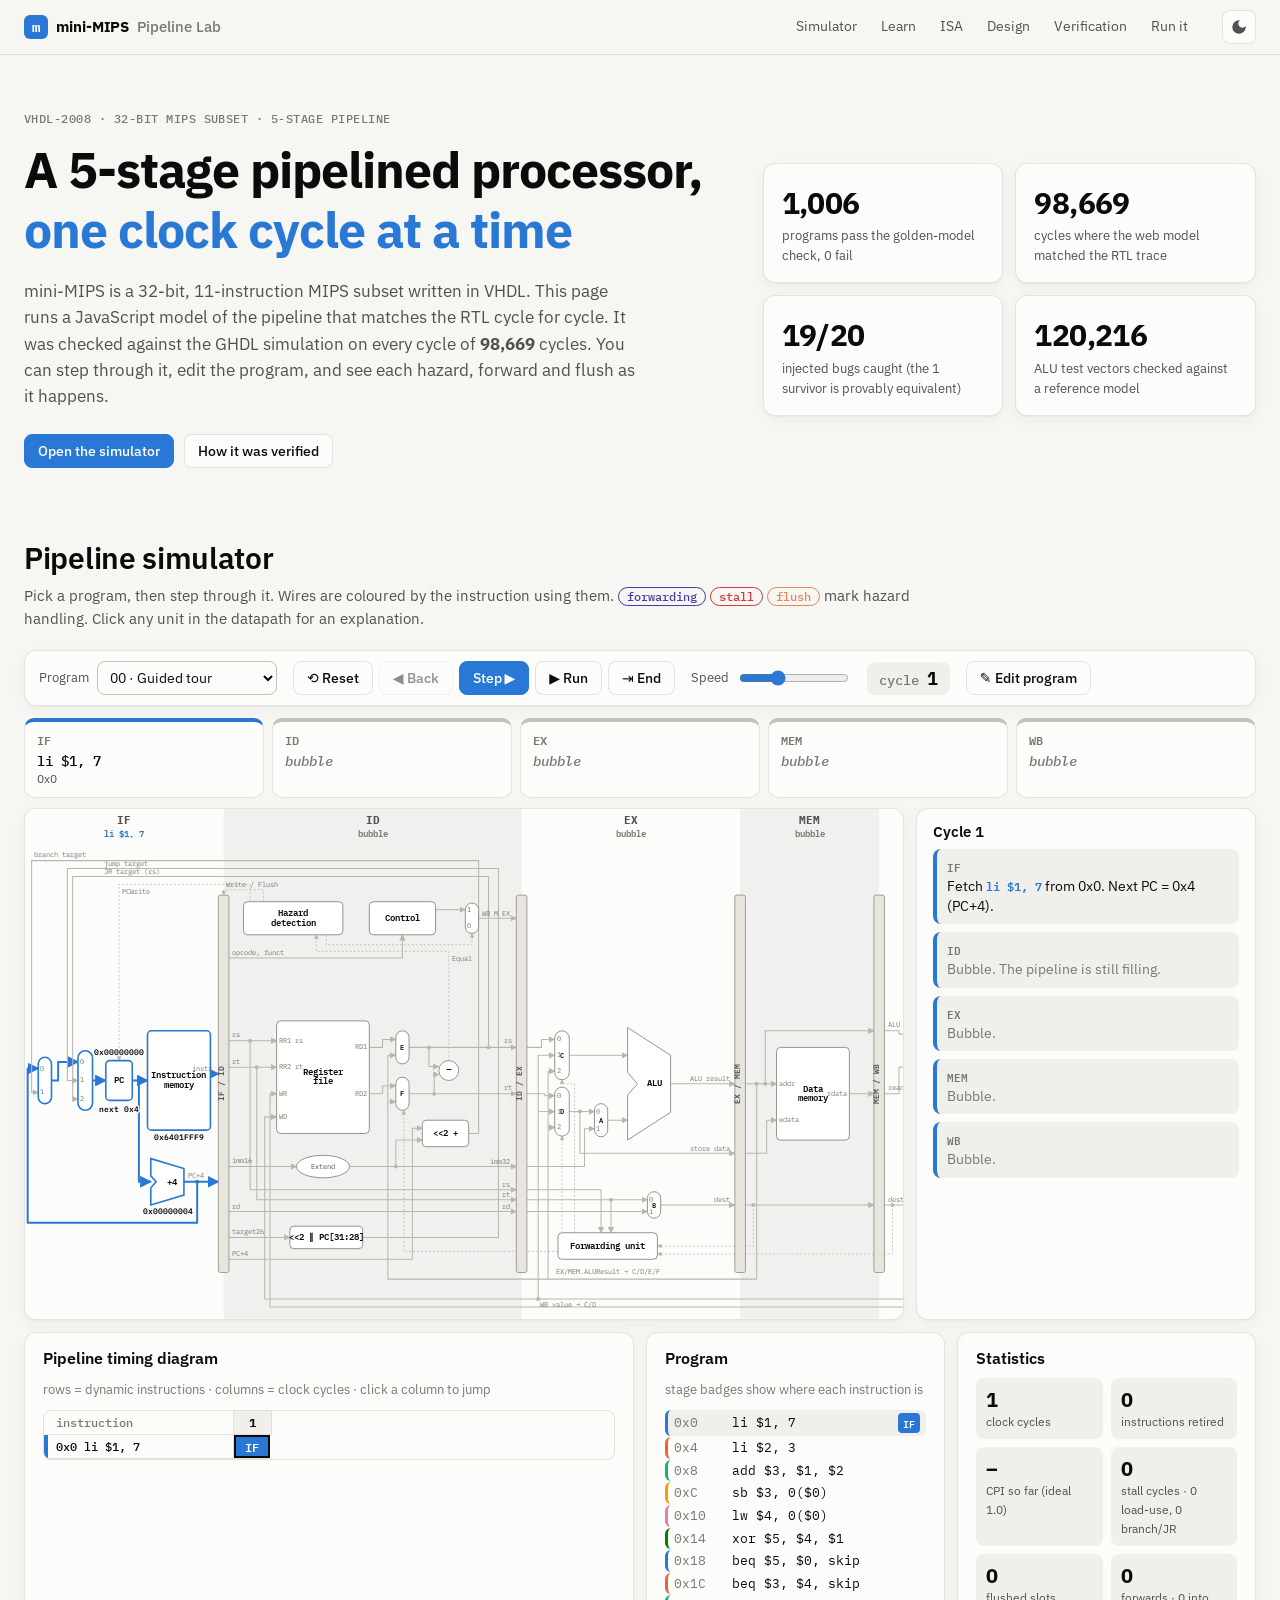
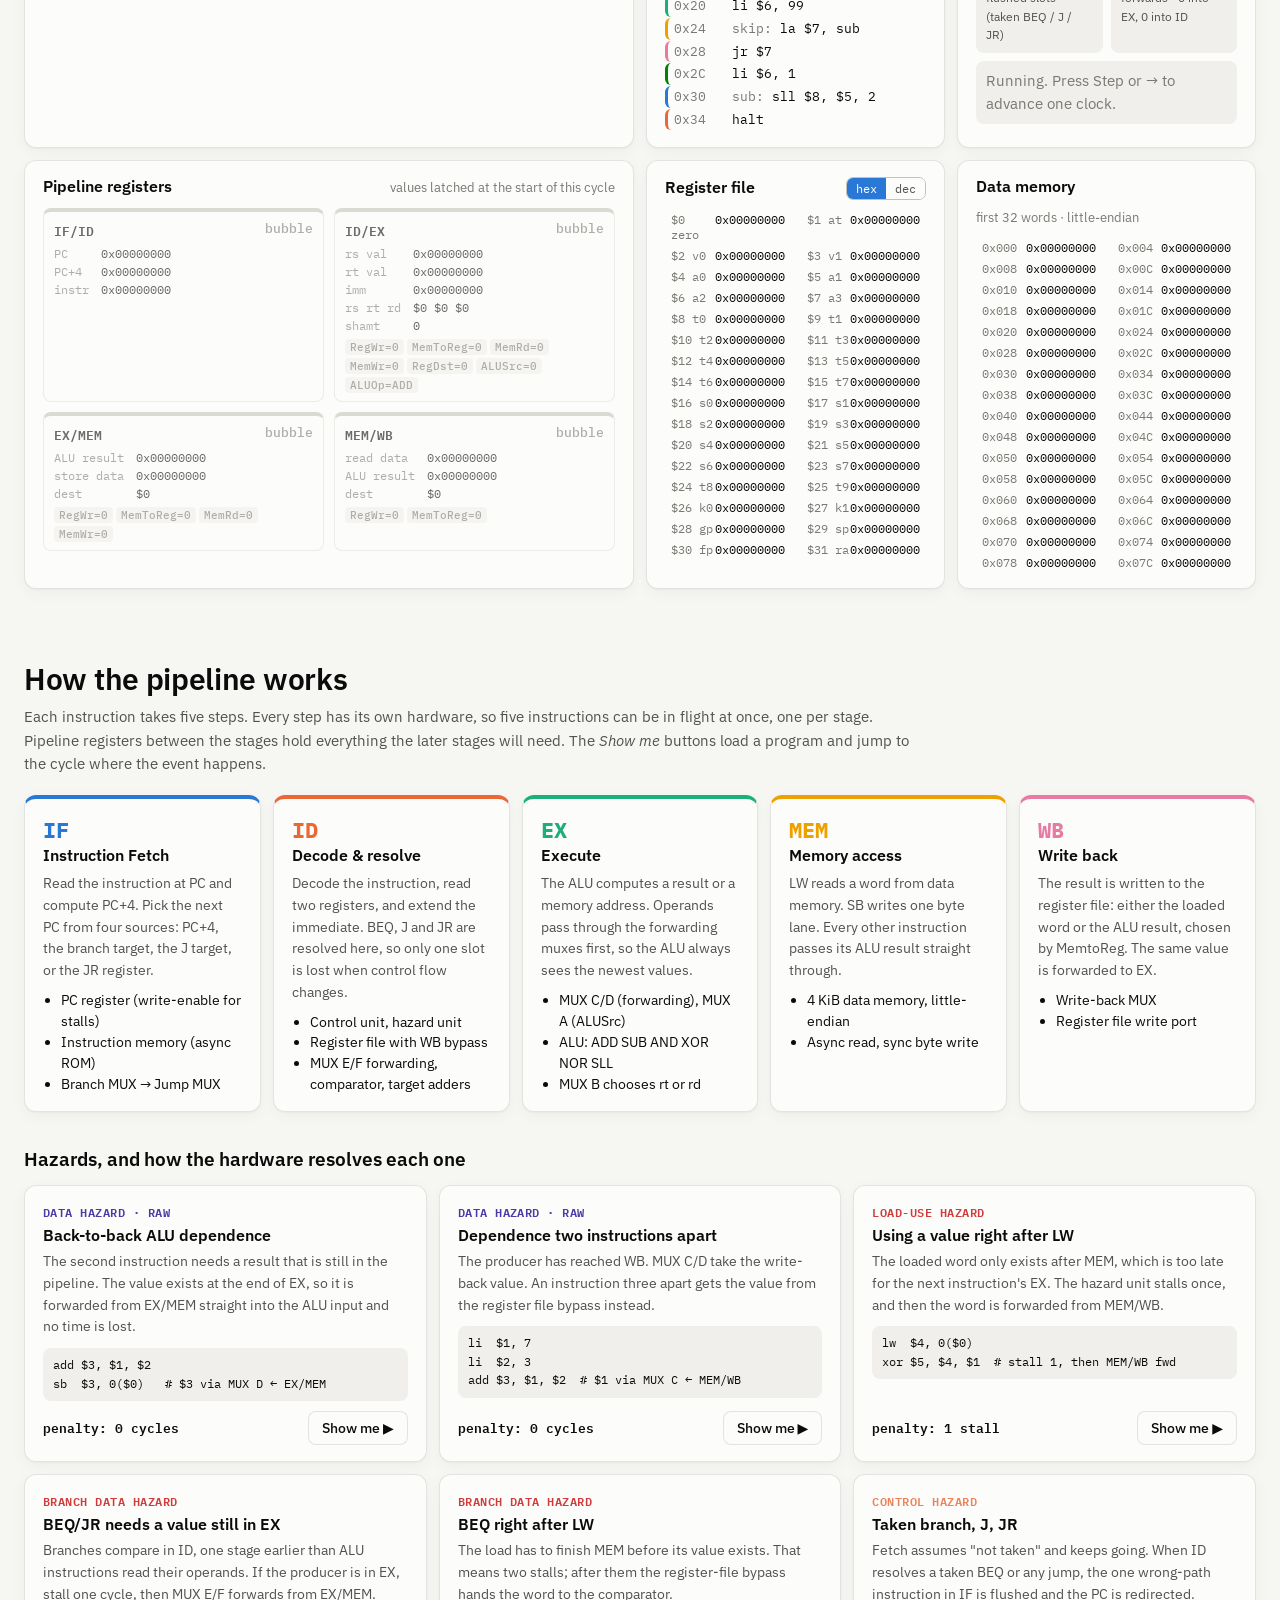
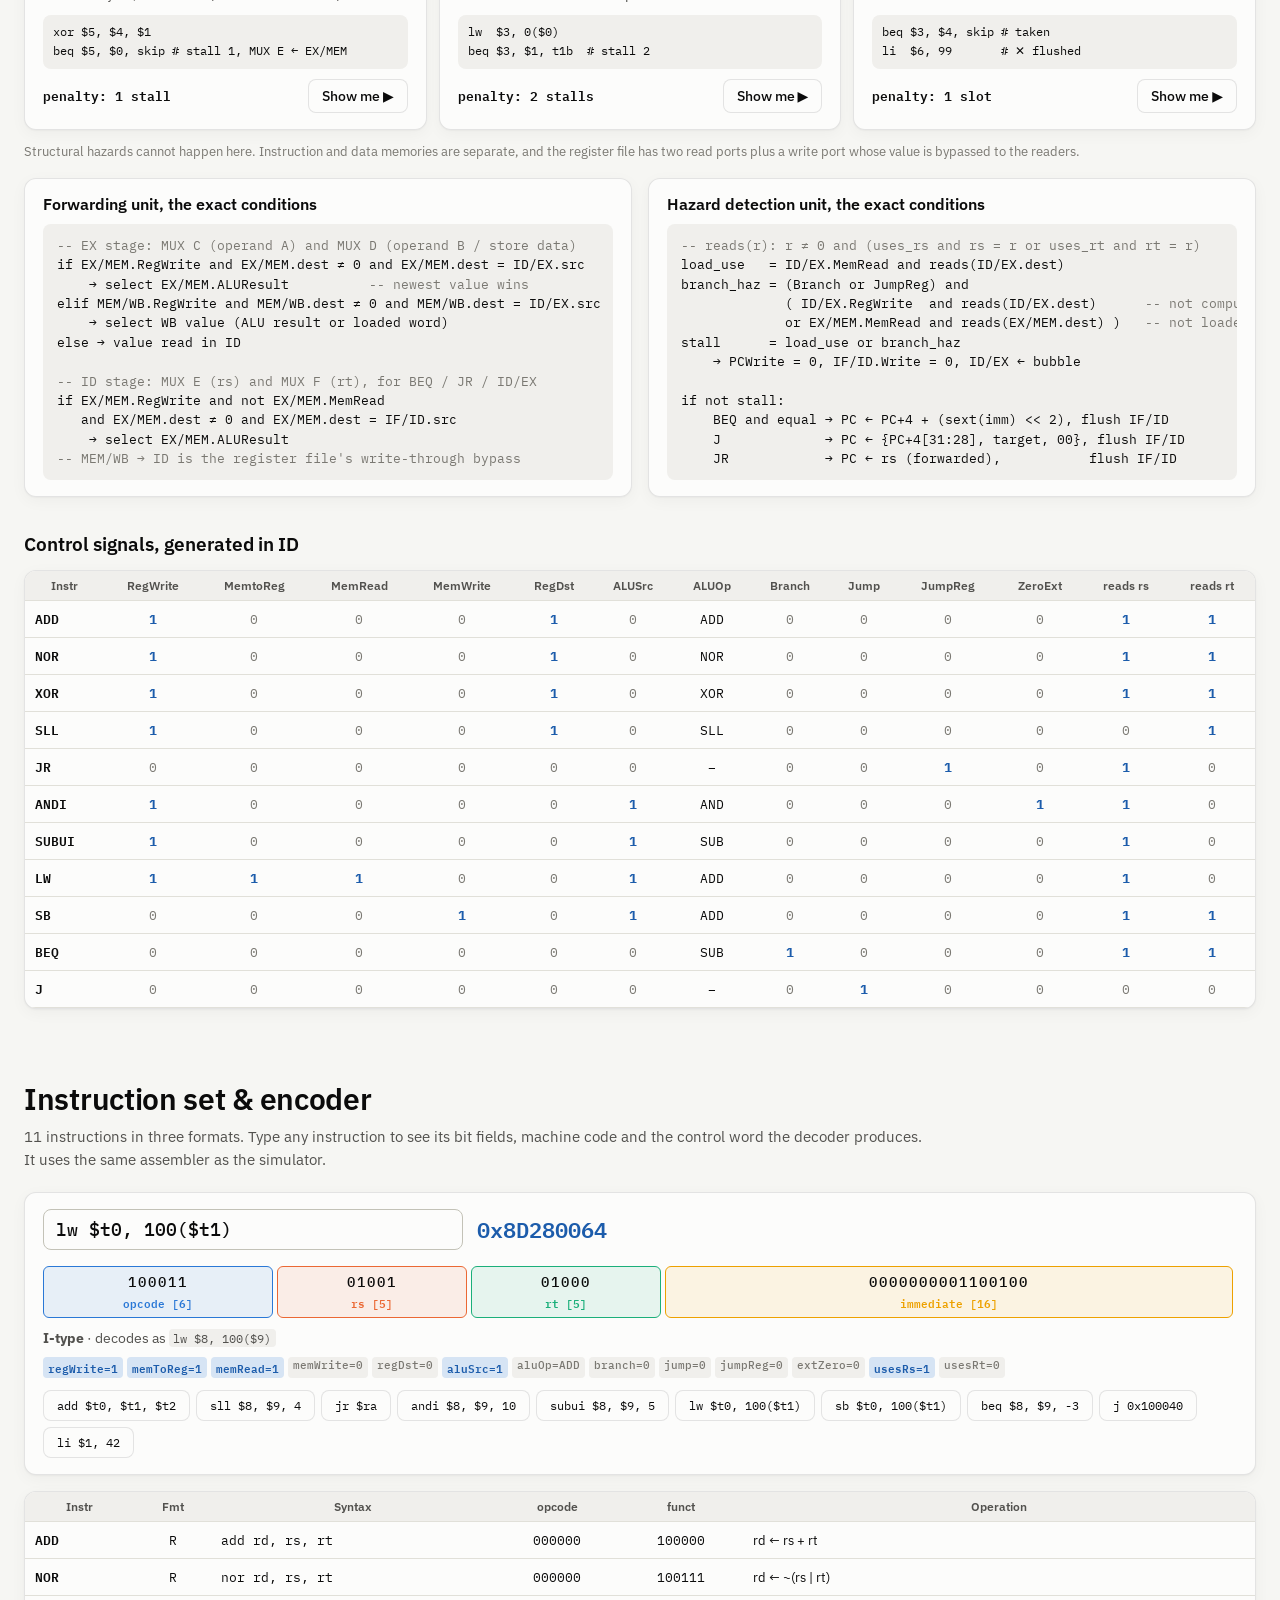
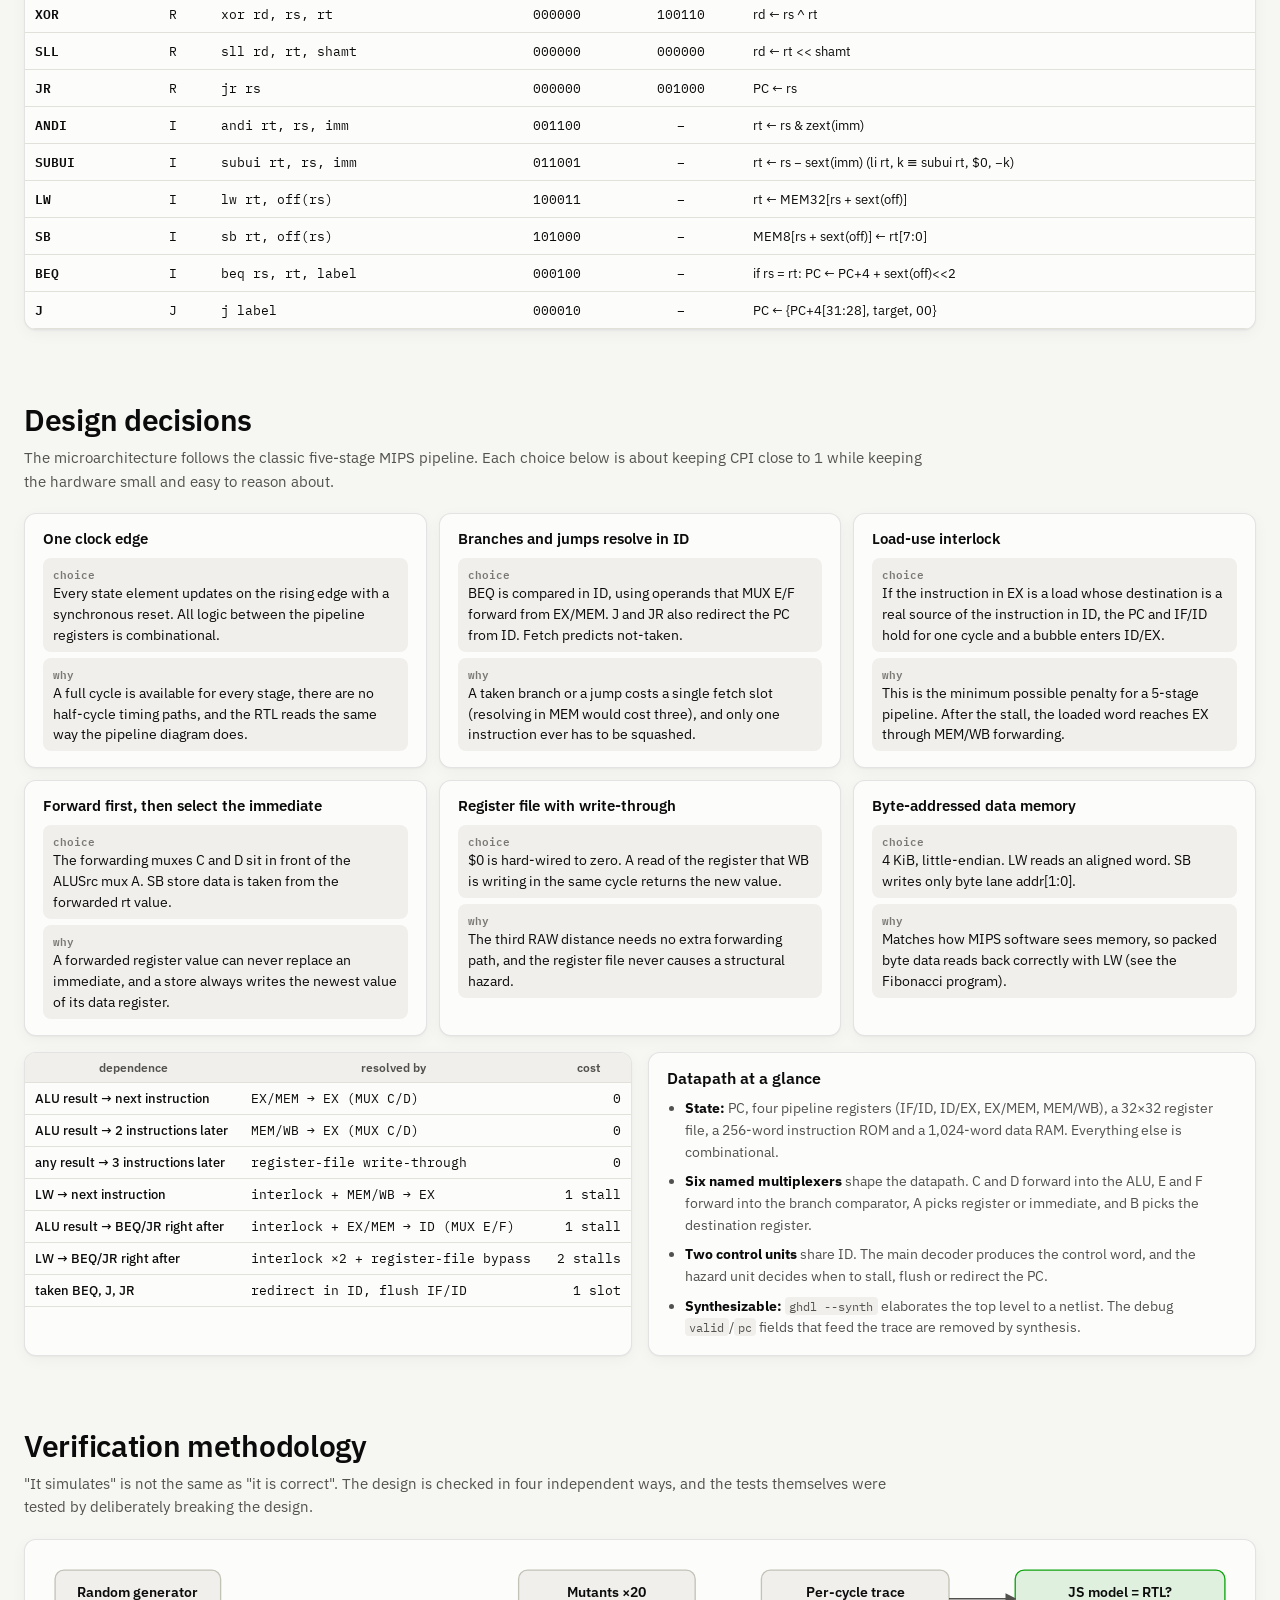
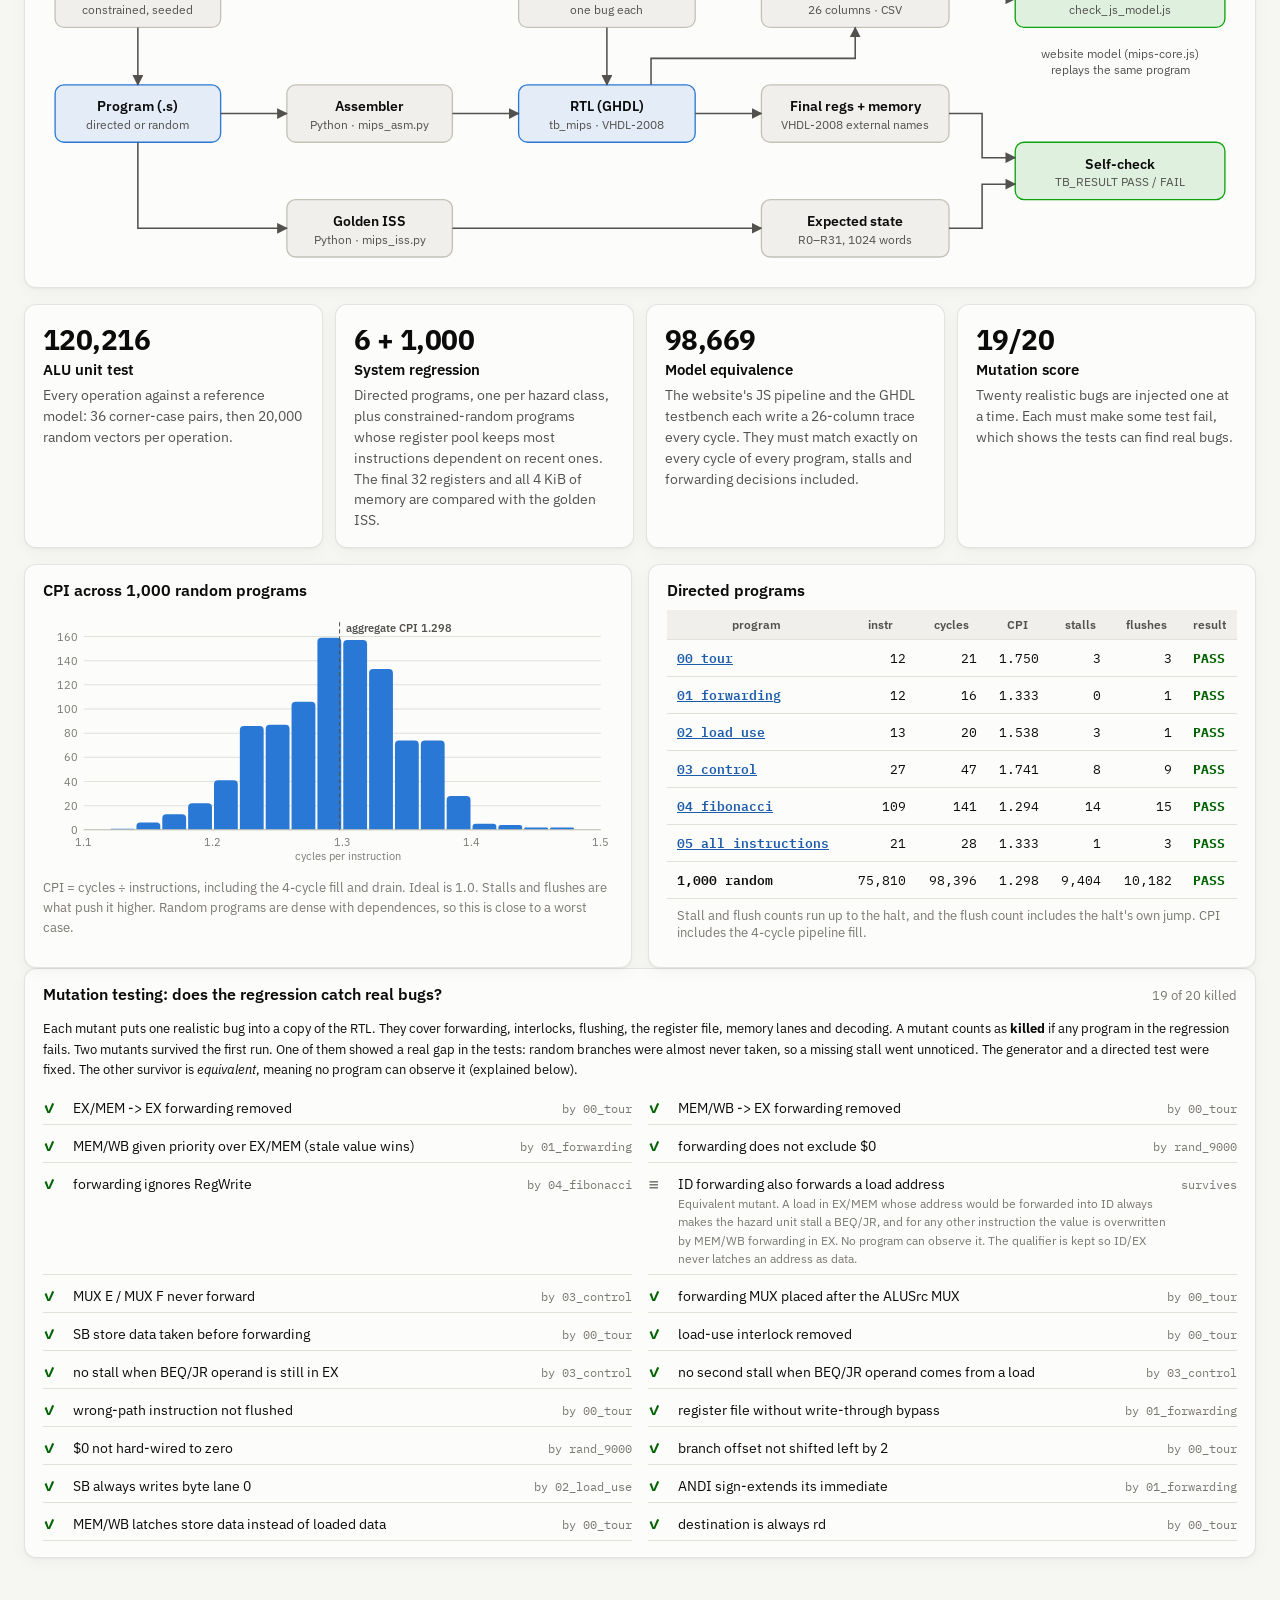
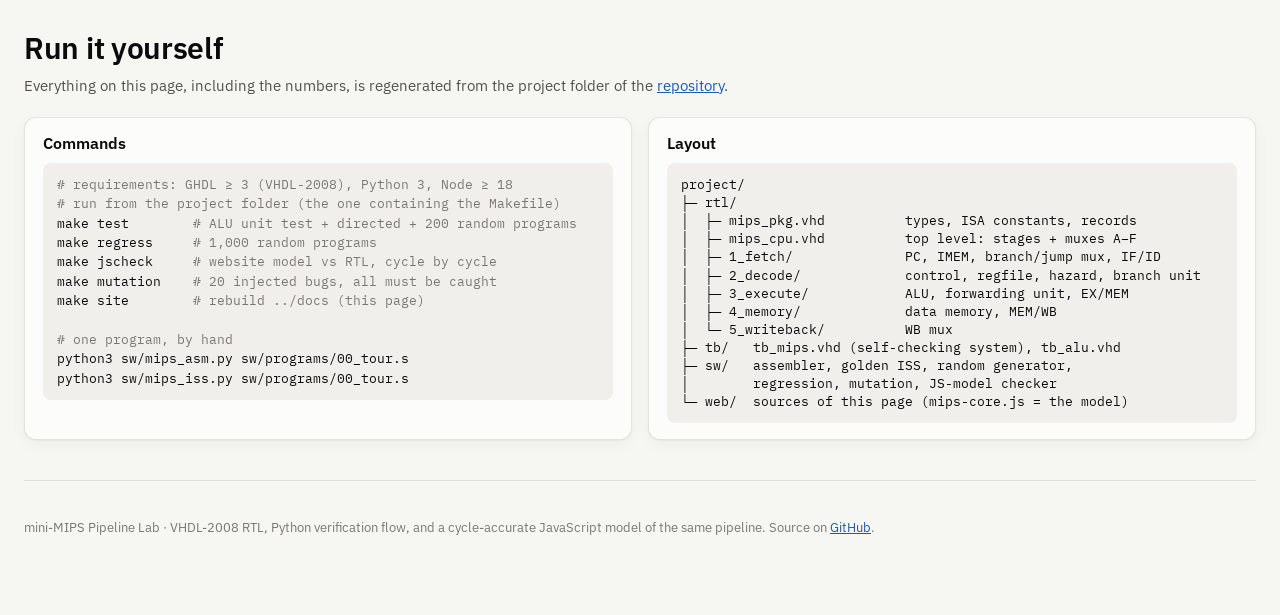
<file: docs/index.html>
<!doctype html>
<html lang="en">
<head>
<meta charset="utf-8">
<meta name="viewport" content="width=device-width, initial-scale=1">
<title>mini-MIPS Pipeline Lab</title>
<meta name="description" content="A cycle-accurate, interactive simulation of a 5-stage pipelined mini-MIPS processor: datapath animation, hazards, forwarding, and the verification methodology behind the VHDL design.">
<link rel="preconnect" href="https://fonts.googleapis.com">
<link rel="preconnect" href="https://fonts.gstatic.com" crossorigin>
<link href="https://fonts.googleapis.com/css2?family=IBM+Plex+Mono:wght@400;500;600&family=IBM+Plex+Sans:wght@400;500;600;700&display=swap" rel="stylesheet">
<link rel="stylesheet" href="assets/style.css">
<link rel="icon" href="data:image/svg+xml,%3Csvg xmlns='http://www.w3.org/2000/svg' viewBox='0 0 32 32'%3E%3Crect x='3' y='3' width='26' height='26' rx='5' fill='%232a78d6'/%3E%3Cpath d='M8 22V10h3l5 7 5-7h3v12h-3v-7l-5 7-5-7v7z' fill='white'/%3E%3C/svg%3E">
</head>
<body>
<header class="topbar">
  <a class="brand" href="#top"><span class="brand-mark">m</span>mini-MIPS <span class="muted">Pipeline Lab</span></a>
  <nav class="nav">
    <a href="#sim">Simulator</a>
    <a href="#learn">Learn</a>
    <a href="#isa">ISA</a>
    <a href="#design">Design</a>
    <a href="#verify">Verification</a>
    <a href="#repo">Run it</a>
  </nav>
  <button class="icon-btn" id="themeBtn" title="Toggle light / dark" aria-label="Toggle colour theme">
    <svg viewBox="0 0 24 24" width="18" height="18" aria-hidden="true"><path fill="currentColor" d="M12 3a9 9 0 1 0 9 9c0-.46-.04-.92-.1-1.36a5.39 5.39 0 0 1-4.4 2.26 5.4 5.4 0 0 1-3.14-9.8c-.44-.06-.9-.1-1.36-.1z"/></svg>
  </button>
</header>

<main id="top">

<!-- ================================================================== HERO -->
<section class="hero">
  <div class="hero-text">
    <p class="eyebrow">VHDL-2008 · 32-bit MIPS subset · 5-stage pipeline</p>
    <h1>A 5-stage pipelined processor, <em>one clock cycle at a time</em></h1>
    <p class="lede">mini-MIPS is a 32-bit, 11-instruction MIPS subset written in VHDL. This page runs a
      JavaScript model of the pipeline that matches the RTL cycle for cycle. It was checked against the
      GHDL simulation on every cycle of <b id="heroCycles">98,666</b> cycles. You can step through it,
      edit the program, and see each hazard, forward and flush as it happens.</p>
    <div class="hero-cta">
      <a class="btn primary" href="#sim">Open the simulator</a>
      <a class="btn" href="#verify">How it was verified</a>
    </div>
  </div>
  <div class="hero-stats" id="heroStats"></div>
</section>

<!-- ============================================================= SIMULATOR -->
<section id="sim" class="section sim">
  <div class="section-head">
    <h2>Pipeline simulator</h2>
    <p>Pick a program, then step through it. Wires are coloured by the instruction using them.
      <span class="chip fwd">forwarding</span> <span class="chip stall">stall</span> <span class="chip flush">flush</span>
      mark hazard handling. Click any unit in the datapath for an explanation.</p>
  </div>

  <div class="toolbar">
    <label class="select-wrap">Program
      <select id="presetSel"></select>
    </label>
    <div class="transport">
      <button class="btn" id="btnReset" title="Reset (R)">⟲ Reset</button>
      <button class="btn" id="btnBack" title="Step back (←)">◀ Back</button>
      <button class="btn primary" id="btnStep" title="Step one clock (→ or Space)">Step ▶</button>
      <button class="btn" id="btnPlay" title="Run / pause (P)">▶ Run</button>
      <button class="btn" id="btnEnd" title="Run to the end (E)">⇥ End</button>
    </div>
    <label class="speed">Speed <input type="range" id="speed" min="1" max="10" value="4"></label>
    <div class="cycle-box"><span class="muted">cycle</span> <b id="cycleNo">0</b></div>
    <button class="btn ghost" id="btnEdit">✎ Edit program</button>
  </div>

  <div class="editor-panel" id="editorPanel" hidden>
    <div class="editor-grid">
      <div>
        <textarea id="editor" spellcheck="false" aria-label="Assembly program"></textarea>
        <div class="editor-actions">
          <button class="btn primary" id="btnAssemble">Assemble &amp; load</button>
          <span id="asmMsg" class="asm-msg" role="status"></span>
        </div>
      </div>
      <div class="editor-help">
        <h4>Syntax</h4>
        <pre>add  rd, rs, rt     nor / xor
sll  rd, rt, shamt  jr rs
andi rt, rs, imm    (zero-extended)
subui rt, rs, imm   (sign-extended)
lw   rt, off(rs)    sb rt, off(rs)
beq  rs, rt, label  j label

pseudo: li, la, move, b, nop, halt
data:   .data / .word / .space
regs:   $0-$31, r0-r31, $t0, $s1 …</pre>
        <p>Every program must end in <code>halt</code> (<code>j .</code>). The simulation stops three
          cycles after the halt reaches ID, once all older instructions have written back.</p>
      </div>
    </div>
  </div>

  <div class="stage-strip" id="stageStrip"></div>

  <div class="dp-wrap">
    <div class="dp-scroll"><svg id="datapath" viewBox="0 0 1480 770" role="img" aria-label="Pipelined datapath"></svg></div>
    <aside class="inspector" id="inspector">
      <h3 id="inspTitle">This cycle</h3>
      <div id="inspBody"></div>
    </aside>
  </div>

  <div class="sim-grid">
    <div class="card span2">
      <div class="card-head"><h3>Pipeline timing diagram</h3><span class="muted small">rows = dynamic instructions · columns = clock cycles · click a column to jump</span></div>
      <div class="timing-scroll" id="timingScroll"><table class="timing" id="timing"></table></div>
    </div>
    <div class="card">
      <div class="card-head"><h3>Program</h3><span class="muted small">stage badges show where each instruction is</span></div>
      <div class="listing" id="listing"></div>
    </div>
    <div class="card">
      <div class="card-head"><h3>Statistics</h3></div>
      <div class="stats" id="stats"></div>
    </div>
    <div class="card span2">
      <div class="card-head"><h3>Pipeline registers</h3><span class="muted small">values latched at the start of this cycle</span></div>
      <div class="pregs" id="pregs"></div>
    </div>
    <div class="card">
      <div class="card-head"><h3>Register file</h3>
        <div class="seg" id="radix"><button data-r="hex" class="on">hex</button><button data-r="dec">dec</button></div></div>
      <div class="regs" id="regs"></div>
    </div>
    <div class="card">
      <div class="card-head"><h3>Data memory</h3><span class="muted small">first 32 words · little-endian</span></div>
      <div class="mem" id="mem"></div>
    </div>
  </div>
</section>

<!-- ================================================================= LEARN -->
<section id="learn" class="section">
  <div class="section-head">
    <h2>How the pipeline works</h2>
    <p>Each instruction takes five steps. Every step has its own hardware, so five instructions can be
      in flight at once, one per stage. Pipeline registers between the stages hold everything the later
      stages will need. The <em>Show me</em> buttons load a program and jump to the cycle where the event happens.</p>
  </div>
  <div class="stage-cards" id="stageCards"></div>

  <h3 class="sub">Hazards, and how the hardware resolves each one</h3>
  <div class="hazard-grid" id="hazardCards"></div>

  <div class="two-col">
    <div class="card">
      <h3>Forwarding unit, the exact conditions</h3>
<pre class="code"><span class="c">-- EX stage: MUX C (operand A) and MUX D (operand B / store data)</span>
if EX/MEM.RegWrite and EX/MEM.dest ≠ 0 and EX/MEM.dest = ID/EX.src
    → select EX/MEM.ALUResult          <span class="c">-- newest value wins</span>
elif MEM/WB.RegWrite and MEM/WB.dest ≠ 0 and MEM/WB.dest = ID/EX.src
    → select WB value (ALU result or loaded word)
else → value read in ID

<span class="c">-- ID stage: MUX E (rs) and MUX F (rt), for BEQ / JR / ID/EX</span>
if EX/MEM.RegWrite and not EX/MEM.MemRead
   and EX/MEM.dest ≠ 0 and EX/MEM.dest = IF/ID.src
    → select EX/MEM.ALUResult
<span class="c">-- MEM/WB → ID is the register file's write-through bypass</span></pre>
    </div>
    <div class="card">
      <h3>Hazard detection unit, the exact conditions</h3>
<pre class="code"><span class="c">-- reads(r): r ≠ 0 and (uses_rs and rs = r or uses_rt and rt = r)</span>
load_use   = ID/EX.MemRead and reads(ID/EX.dest)
branch_haz = (Branch or JumpReg) and
             ( ID/EX.RegWrite  and reads(ID/EX.dest)      <span class="c">-- not computed yet</span>
             or EX/MEM.MemRead and reads(EX/MEM.dest) )   <span class="c">-- not loaded yet</span>
stall      = load_use or branch_haz
    → PCWrite = 0, IF/ID.Write = 0, ID/EX ← bubble

if not stall:
    BEQ and equal → PC ← PC+4 + (sext(imm) &lt;&lt; 2), flush IF/ID
    J             → PC ← {PC+4[31:28], target, 00}, flush IF/ID
    JR            → PC ← rs (forwarded),           flush IF/ID</pre>
    </div>
  </div>

  <h3 class="sub">Control signals, generated in ID</h3>
  <div class="card table-card"><div class="table-scroll"><table class="ctrl-table" id="ctrlTable"></table></div></div>
</section>

<!-- =================================================================== ISA -->
<section id="isa" class="section">
  <div class="section-head">
    <h2>Instruction set &amp; encoder</h2>
    <p>11 instructions in three formats. Type any instruction to see its bit fields, machine code and
      the control word the decoder produces. It uses the same assembler as the simulator.</p>
  </div>
  <div class="encoder card">
    <div class="enc-input"><input id="encIn" value="lw $t0, 100($t1)" spellcheck="false" aria-label="Instruction to encode"><span id="encHex" class="enc-hex"></span></div>
    <div id="encBits" class="enc-bits"></div>
    <div id="encInfo" class="enc-info"></div>
    <div class="enc-examples" id="encExamples"></div>
  </div>
  <div class="card table-card"><div class="table-scroll"><table class="isa-table" id="isaTable"></table></div></div>
</section>

<!-- ======================================================= DESIGN DECISIONS -->
<section id="design" class="section">
  <div class="section-head">
    <h2>Design decisions</h2>
    <p>The microarchitecture follows the classic five-stage MIPS pipeline. Each choice below is about
      keeping CPI close to 1 while keeping the hardware small and easy to reason about.</p>
  </div>
  <div class="arch-grid" id="archGrid"></div>

  <div class="two-col">
    <div class="card table-card">
      <div class="table-scroll"><table class="dir-table" id="costTable"></table></div>
    </div>
    <div class="card">
      <h3>Datapath at a glance</h3>
      <ul class="glance">
        <li><b>State:</b> PC, four pipeline registers (IF/ID, ID/EX, EX/MEM, MEM/WB), a 32×32 register file,
          a 256-word instruction ROM and a 1,024-word data RAM. Everything else is combinational.</li>
        <li><b>Six named multiplexers</b> shape the datapath. C and D forward into the ALU, E and F forward into
          the branch comparator, A picks register or immediate, and B picks the destination register.</li>
        <li><b>Two control units</b> share ID. The main decoder produces the control word, and the hazard unit
          decides when to stall, flush or redirect the PC.</li>
        <li><b>Synthesizable:</b> <code>ghdl --synth</code> elaborates the top level to a netlist. The debug
          <code>valid</code>/<code>pc</code> fields that feed the trace are removed by synthesis.</li>
      </ul>
    </div>
  </div>
</section>

<!-- ========================================================== VERIFICATION -->
<section id="verify" class="section">
  <div class="section-head">
    <h2>Verification methodology</h2>
    <p>"It simulates" is not the same as "it is correct". The design is checked in four independent ways, and
      the tests themselves were tested by deliberately breaking the design.</p>
  </div>
  <div class="flow card"><svg id="flowSvg" viewBox="0 0 1100 300" role="img" aria-label="Verification flow"></svg></div>
  <div class="method-grid" id="methodGrid"></div>

  <div class="two-col">
    <div class="card">
      <div class="card-head"><h3>CPI across 1,000 random programs</h3></div>
      <div id="cpiChart" class="chart"></div>
      <p class="small muted">CPI = cycles ÷ instructions, including the 4-cycle fill and drain. Ideal is 1.0.
        Stalls and flushes are what push it higher. Random programs are dense with dependences, so this
        is close to a worst case.</p>
    </div>
    <div class="card">
      <div class="card-head"><h3>Directed programs</h3></div>
      <div class="table-scroll"><table class="dir-table" id="dirTable"></table></div>
    </div>
  </div>

  <div class="card">
    <div class="card-head"><h3>Mutation testing: does the regression catch real bugs?</h3><span class="muted small" id="mutScore"></span></div>
    <p class="small">Each mutant puts one realistic bug into a copy of the RTL. They cover forwarding,
      interlocks, flushing, the register file, memory lanes and decoding. A mutant counts as <b>killed</b> if any program in the regression fails.
      Two mutants survived the first run. One of them showed a real gap in the tests: random branches were almost never
      taken, so a missing stall went unnoticed. The generator and a directed test were fixed. The other survivor is
      <em>equivalent</em>, meaning no program can observe it (explained below).</p>
    <div class="mutants" id="mutants"></div>
  </div>
</section>

<!-- ================================================================== REPO -->
<section id="repo" class="section">
  <div class="section-head">
    <h2>Run it yourself</h2>
    <p>Everything on this page, including the numbers, is regenerated from the project folder of the
      <a href="https://github.com/sundarrajnitish/mini-MIPS">repository</a>.</p>
  </div>
  <div class="two-col">
    <div class="card">
      <h3>Commands</h3>
<pre class="code"><span class="c"># requirements: GHDL ≥ 3 (VHDL-2008), Python 3, Node ≥ 18</span>
<span class="c"># run from the project folder (the one containing the Makefile)</span>
make test        <span class="c"># ALU unit test + directed + 200 random programs</span>
make regress     <span class="c"># 1,000 random programs</span>
make jscheck     <span class="c"># website model vs RTL, cycle by cycle</span>
make mutation    <span class="c"># 20 injected bugs, all must be caught</span>
make site        <span class="c"># rebuild ../docs (this page)</span>

<span class="c"># one program, by hand</span>
python3 sw/mips_asm.py sw/programs/00_tour.s
python3 sw/mips_iss.py sw/programs/00_tour.s</pre>
    </div>
    <div class="card">
      <h3>Layout</h3>
<pre class="code tree">project/
├─ rtl/
│  ├─ mips_pkg.vhd          types, ISA constants, records
│  ├─ mips_cpu.vhd          top level: stages + muxes A–F
│  ├─ 1_fetch/              PC, IMEM, branch/jump mux, IF/ID
│  ├─ 2_decode/             control, regfile, hazard, branch unit
│  ├─ 3_execute/            ALU, forwarding unit, EX/MEM
│  ├─ 4_memory/             data memory, MEM/WB
│  └─ 5_writeback/          WB mux
├─ tb/   tb_mips.vhd (self-checking system), tb_alu.vhd
├─ sw/   assembler, golden ISS, random generator,
│        regression, mutation, JS-model checker
└─ web/  sources of this page (mips-core.js = the model)</pre>
    </div>
  </div>
  <footer class="foot">
    <p>mini-MIPS Pipeline Lab · VHDL-2008 RTL, Python verification flow, and a cycle-accurate JavaScript
      model of the same pipeline. Source on <a href="https://github.com/sundarrajnitish/mini-MIPS">GitHub</a>.</p>
  </footer>
</section>
</main>

<div class="tip" id="tip" role="tooltip" hidden></div>

<script src="assets/mips-core.js"></script>
<script src="assets/programs.js"></script>
<script src="assets/verification.js"></script>
<script src="assets/app.js"></script>
</body>
</html>
</file>
<file: docs/assets/style.css>
/* mini-MIPS Pipeline Lab */
:root {
  color-scheme: light;
  --page: #f6f6f3;
  --surface: #fcfcfb;
  --surface-2: #f0efec;
  --ink: #0b0b0b;
  --ink-2: #52514e;
  --muted: #7a7872;
  --grid: #e1e0d9;
  --line: #c3c2b7;
  --border: rgba(11, 11, 11, 0.10);
  --accent: #2a78d6;
  --accent-ink: #1c5cab;
  --wire: #b9b7ad;
  --unit: #ffffff;
  --unit-stroke: #8d8b83;
  --preg: #e7e5de;
  /* instruction identity (categorical slots 1-6) */
  --i0: #2a78d6; --i1: #eb6834; --i2: #1baf7a; --i3: #eda100; --i4: #e87ba4; --i5: #008300;
  /* events */
  --fwd: #4a3aa7;
  --stall: #d03b3b;
  --flush: #ec835a;
  --good: #0ca30c;
  --good-ink: #006300;
  --shadow: 0 1px 2px rgba(0,0,0,.04), 0 4px 16px rgba(0,0,0,.04);
  --mono: "IBM Plex Mono", ui-monospace, SFMono-Regular, Menlo, Consolas, monospace;
  --sans: "IBM Plex Sans", system-ui, -apple-system, "Segoe UI", sans-serif;
}
@media (prefers-color-scheme: dark) {
  :root:where(:not([data-theme="light"])) {
    color-scheme: dark;
    --page: #0d0d0d; --surface: #1a1a19; --surface-2: #232321;
    --ink: #ffffff; --ink-2: #c3c2b7; --muted: #8f8d86;
    --grid: #2c2c2a; --line: #383835; --border: rgba(255,255,255,0.10);
    --accent: #3987e5; --accent-ink: #86b6ef;
    --wire: #4a4945; --unit: #232321; --unit-stroke: #6d6b64; --preg: #2c2c2a;
    --i0: #3987e5; --i1: #d95926; --i2: #199e70; --i3: #c98500; --i4: #d55181; --i5: #1f9a1f;
    --fwd: #9085e9; --stall: #e66767; --flush: #ec835a; --good-ink: #0ca30c;
    --shadow: none;
  }
}
:root[data-theme="dark"] {
  color-scheme: dark;
  --page: #0d0d0d; --surface: #1a1a19; --surface-2: #232321;
  --ink: #ffffff; --ink-2: #c3c2b7; --muted: #8f8d86;
  --grid: #2c2c2a; --line: #383835; --border: rgba(255,255,255,0.10);
  --accent: #3987e5; --accent-ink: #86b6ef;
  --wire: #4a4945; --unit: #232321; --unit-stroke: #6d6b64; --preg: #2c2c2a;
  --i0: #3987e5; --i1: #d95926; --i2: #199e70; --i3: #c98500; --i4: #d55181; --i5: #1f9a1f;
  --fwd: #9085e9; --stall: #e66767; --flush: #ec835a; --good-ink: #0ca30c;
  --shadow: none;
}

* { box-sizing: border-box; }
html { scroll-behavior: smooth; scroll-padding-top: 64px; }
body { margin: 0; background: var(--page); color: var(--ink); font: 15px/1.55 var(--sans); -webkit-font-smoothing: antialiased; }
a { color: var(--accent-ink); }
code, pre, .mono { font-family: var(--mono); }
code { font-size: .88em; background: var(--surface-2); padding: .08em .35em; border-radius: 4px; }
h1, h2, h3, h4 { line-height: 1.2; margin: 0; font-weight: 600; }
.muted { color: var(--muted); }
.small { font-size: 13px; }
[hidden] { display: none !important; }

/* ---------- top bar ---------- */
.topbar { position: sticky; top: 0; z-index: 20; display: flex; align-items: center; gap: 24px; padding: 10px 24px;
  background: color-mix(in srgb, var(--page) 88%, transparent); backdrop-filter: blur(10px); border-bottom: 1px solid var(--border); }
.brand { font-weight: 700; text-decoration: none; color: var(--ink); display: flex; align-items: center; gap: 8px; white-space: nowrap; }
.brand .muted { font-weight: 500; }
.brand-mark { display: inline-grid; place-items: center; width: 24px; height: 24px; border-radius: 6px; background: var(--accent); color: #fff; font: 700 14px var(--mono); }
.nav { display: flex; gap: 4px; margin-left: auto; overflow-x: auto; }
.nav a { color: var(--ink-2); text-decoration: none; padding: 6px 10px; border-radius: 6px; font-size: 14px; white-space: nowrap; }
.nav a:hover { background: var(--surface-2); color: var(--ink); }
.icon-btn { border: 1px solid var(--border); background: var(--surface); color: var(--ink-2); border-radius: 8px; width: 34px; height: 34px; display: grid; place-items: center; cursor: pointer; flex: none; }

/* ---------- hero ---------- */
.hero { max-width: 1320px; margin: 0 auto; padding: 56px 24px 24px; display: grid; grid-template-columns: 1.4fr 1fr; gap: 48px; align-items: center; }
.eyebrow { font: 500 12px var(--mono); letter-spacing: .04em; color: var(--muted); text-transform: uppercase; margin: 0 0 14px; }
.hero h1 { font-size: clamp(30px, 4.2vw, 50px); letter-spacing: -.02em; font-weight: 700; }
.hero h1 em { font-style: normal; color: var(--accent); }
.lede { font-size: 17px; color: var(--ink-2); max-width: 62ch; margin: 18px 0 24px; }
.hero-cta { display: flex; gap: 10px; flex-wrap: wrap; }
.hero-stats { display: grid; grid-template-columns: 1fr 1fr; gap: 12px; }
.stat-tile { background: var(--surface); border: 1px solid var(--border); border-radius: 12px; padding: 16px 18px; box-shadow: var(--shadow); }
.stat-tile .v { font-size: 30px; font-weight: 700; letter-spacing: -.02em; }
.stat-tile .l { font-size: 13px; color: var(--ink-2); }

/* ---------- sections ---------- */
.section { max-width: 1480px; margin: 0 auto; padding: 48px 24px 24px; }
.section-head { max-width: 900px; margin-bottom: 20px; }
.section-head h2 { font-size: 30px; letter-spacing: -.01em; margin-bottom: 8px; }
.section-head p { color: var(--ink-2); margin: 0; }
h3.sub { font-size: 19px; margin: 36px 0 14px; }
.card { background: var(--surface); border: 1px solid var(--border); border-radius: 12px; padding: 16px 18px; box-shadow: var(--shadow); min-width: 0; }
.card h3 { font-size: 16px; margin-bottom: 10px; }
.card-head { display: flex; align-items: baseline; justify-content: space-between; gap: 12px; margin-bottom: 10px; flex-wrap: wrap; }
.card-head h3 { margin: 0; }
.two-col { display: grid; grid-template-columns: 1fr 1fr; gap: 16px; margin-top: 16px; }

/* ---------- buttons & chips ---------- */
.btn { font: 500 14px var(--sans); border: 1px solid var(--border); background: var(--surface); color: var(--ink); border-radius: 8px; padding: 7px 13px; cursor: pointer; text-decoration: none; display: inline-flex; align-items: center; gap: 6px; white-space: nowrap; }
.btn:hover { border-color: var(--line); background: var(--surface-2); }
.btn.primary { background: var(--accent); border-color: var(--accent); color: #fff; }
.btn.primary:hover { filter: brightness(1.08); }
.btn.ghost { background: transparent; }
.btn:disabled { opacity: .45; cursor: default; }
.chip { display: inline-block; font: 500 12px var(--mono); padding: 1px 8px; border-radius: 99px; border: 1.5px solid currentColor; }
.chip.fwd { color: var(--fwd); } .chip.stall { color: var(--stall); } .chip.flush { color: var(--flush); }

/* ---------- toolbar ---------- */
.toolbar { display: flex; flex-wrap: wrap; gap: 12px 16px; align-items: center; background: var(--surface); border: 1px solid var(--border); border-radius: 12px; padding: 10px 14px; margin-bottom: 12px; position: sticky; top: 55px; z-index: 10; box-shadow: var(--shadow); }
.select-wrap { display: flex; gap: 8px; align-items: center; font-size: 13px; color: var(--ink-2); }
select, input[type=text], textarea, .enc-input input { font: 14px var(--sans); background: var(--surface); color: var(--ink); border: 1px solid var(--line); border-radius: 8px; padding: 6px 8px; }
.transport { display: flex; gap: 6px; flex-wrap: wrap; }
.speed { display: flex; gap: 8px; align-items: center; font-size: 13px; color: var(--ink-2); }
.speed input { width: 110px; accent-color: var(--accent); }
.cycle-box { font: 500 14px var(--mono); padding: 5px 12px; border-radius: 8px; background: var(--surface-2); }
.cycle-box b { font-size: 18px; }

/* ---------- editor ---------- */
.editor-panel { background: var(--surface); border: 1px solid var(--border); border-radius: 12px; padding: 14px; margin-bottom: 12px; }
.editor-grid { display: grid; grid-template-columns: 1.4fr 1fr; gap: 16px; }
#editor { width: 100%; min-height: 300px; font: 13px/1.5 var(--mono); resize: vertical; tab-size: 8; }
.editor-actions { display: flex; gap: 12px; align-items: center; margin-top: 8px; }
.asm-msg { font: 13px var(--mono); }
.asm-msg.err { color: var(--stall); } .asm-msg.ok { color: var(--good-ink); }
.editor-help pre { font-size: 12.5px; background: var(--surface-2); padding: 10px; border-radius: 8px; overflow-x: auto; }
.editor-help h4 { margin-bottom: 6px; }
.editor-help p { font-size: 13px; color: var(--ink-2); }

/* ---------- stage strip ---------- */
.stage-strip { display: grid; grid-template-columns: repeat(5, 1fr); gap: 8px; margin-bottom: 10px; }
.st { background: var(--surface); border: 1px solid var(--border); border-radius: 10px; padding: 8px 12px; border-top: 4px solid var(--c, var(--line)); min-width: 0; }
.st .nm { font: 600 12px var(--mono); color: var(--muted); display: flex; justify-content: space-between; gap: 6px; }
.st .ins { font: 500 14px var(--mono); white-space: nowrap; overflow: hidden; text-overflow: ellipsis; margin-top: 2px; }
.st .ev { font-size: 12px; color: var(--ink-2); min-height: 18px; white-space: nowrap; overflow: hidden; text-overflow: ellipsis; }
.st.bubble .ins { color: var(--muted); font-style: italic; }
.tag { font: 600 11px var(--mono); padding: 0 6px; border-radius: 4px; color: #fff; }
.tag.stall { background: var(--stall); } .tag.flush { background: var(--flush); color: #1a1a19; } .tag.fwd { background: var(--fwd); }

/* ---------- datapath ---------- */
.dp-wrap { display: grid; grid-template-columns: minmax(0, 1fr) 340px; gap: 12px; }
.dp-scroll { background: var(--surface); border: 1px solid var(--border); border-radius: 12px; overflow-x: auto; box-shadow: var(--shadow); }
#datapath { display: block; width: 100%; min-width: 980px; height: auto; font-family: var(--mono); }
#datapath .wire { fill: none; stroke: var(--wire); stroke-width: 1.6; stroke-linejoin: round; transition: stroke .15s; }
#datapath .wire.on { stroke: var(--wc); stroke-width: 3; }
#datapath .wire.fwd.on { stroke: var(--fwd); stroke-width: 3; stroke-dasharray: 7 4; animation: dash 0.8s linear infinite; }
#datapath .wire.ctl { stroke-dasharray: 3 3; stroke-width: 1.2; }
#datapath .wire.ctl.on { stroke: var(--stall); stroke-width: 2.4; stroke-dasharray: 5 3; }
#datapath .wire.ctl.flush.on { stroke: var(--flush); }
@keyframes dash { to { stroke-dashoffset: -22; } }
@media (prefers-reduced-motion: reduce) { #datapath .wire.fwd.on { animation: none; } }
#datapath .unit rect, #datapath .unit path, #datapath .unit ellipse, #datapath .unit circle { fill: var(--unit); stroke: var(--unit-stroke); stroke-width: 1.4; }
#datapath .unit { cursor: pointer; }
#datapath .unit:hover rect, #datapath .unit:hover path, #datapath .unit:hover ellipse, #datapath .unit:hover circle { stroke: var(--accent); stroke-width: 2.2; }
#datapath .unit.on rect, #datapath .unit.on path, #datapath .unit.on ellipse, #datapath .unit.on circle { stroke: var(--wc); stroke-width: 2.4; }
#datapath .unit.fwd rect, #datapath .unit.fwd path { stroke: var(--fwd); stroke-width: 2.6; }
#datapath .unit.alert rect, #datapath .unit.alert path { stroke: var(--stall); stroke-width: 2.6; fill: color-mix(in srgb, var(--stall) 10%, var(--unit)); }
#datapath .unit.flushing rect { stroke: var(--flush); stroke-width: 2.6; }
#datapath .unit.sel rect, #datapath .unit.sel path, #datapath .unit.sel ellipse, #datapath .unit.sel circle { stroke: var(--accent); stroke-width: 3; }
#datapath .lbl { font-size: 13px; font-weight: 600; fill: var(--ink); pointer-events: none; }
#datapath .lbl2 { font-size: 11px; fill: var(--ink-2); pointer-events: none; }
#datapath .pin { font-size: 10.5px; fill: var(--muted); pointer-events: none; }
#datapath .val { font-size: 12.5px; font-weight: 600; fill: var(--ink); pointer-events: none; paint-order: stroke; stroke: var(--surface); stroke-width: 4px; stroke-linejoin: round; }
#datapath .val.fwdv { fill: var(--fwd); }
#datapath .preg rect { fill: var(--preg); stroke: var(--unit-stroke); stroke-width: 1.2; }
#datapath .preg.hold rect { stroke: var(--stall); stroke-width: 2.5; }
#datapath .preg.flushq rect { stroke: var(--flush); stroke-width: 2.5; }
#datapath .preg text { font-size: 12px; font-weight: 600; fill: var(--ink-2); }
#datapath .stage-bg { fill: var(--c); opacity: .07; }
#datapath .stage-title { font-size: 16px; font-weight: 700; fill: var(--ink-2); }
#datapath .stage-ins { font-size: 14px; font-weight: 600; }
#datapath .dot { fill: var(--wire); }
#datapath .dot.on { fill: var(--wc); }

.inspector { background: var(--surface); border: 1px solid var(--border); border-radius: 12px; padding: 14px 16px; box-shadow: var(--shadow); max-height: 640px; overflow-y: auto; font-size: 14px; }
.inspector h3 { font-size: 15px; margin-bottom: 8px; display: flex; justify-content: space-between; align-items: center; gap: 8px; }
.inspector .x { font: 13px var(--sans); color: var(--accent-ink); cursor: pointer; background: none; border: none; }
.events { list-style: none; padding: 0; margin: 0; display: grid; gap: 8px; }
.events li { padding: 8px 10px; border-radius: 8px; background: var(--surface-2); border-left: 4px solid var(--c, var(--line)); line-height: 1.45; }
.events li .s { font: 600 11px var(--mono); color: var(--muted); display: block; }
.events li.stall { border-left-color: var(--stall); }
.events li.flush { border-left-color: var(--flush); }
.events li.fwd { border-left-color: var(--fwd); }
.events code { background: transparent; padding: 0; font-weight: 600; }
.kv { display: grid; grid-template-columns: auto 1fr; gap: 3px 12px; font: 13px var(--mono); margin: 8px 0; }
.kv dt { color: var(--muted); } .kv dd { margin: 0; }

/* ---------- sim grid ---------- */
.sim-grid { display: grid; grid-template-columns: repeat(4, minmax(0, 1fr)); gap: 12px; margin-top: 12px; }
.sim-grid .span2 { grid-column: span 2; }
.timing-scroll { overflow: auto; max-height: 380px; border: 1px solid var(--grid); border-radius: 8px; }
table.timing { border-collapse: separate; border-spacing: 0; font: 12px var(--mono); }
.timing th, .timing td { padding: 0; height: 24px; min-width: 38px; text-align: center; border-right: 1px solid var(--grid); border-bottom: 1px solid var(--grid); }
.timing thead th { position: sticky; top: 0; background: var(--surface); z-index: 2; color: var(--muted); font-weight: 500; cursor: pointer; }
.timing thead th.cur { color: var(--ink); font-weight: 700; background: var(--surface-2); }
.timing th.rowh { position: sticky; left: 0; background: var(--surface); z-index: 1; text-align: left; padding: 0 10px 0 8px; white-space: nowrap; min-width: 190px; font-weight: 500; border-left: 4px solid var(--c, transparent); }
.timing thead th.rowh { z-index: 3; }
.timing td.cell { color: #fff; font-weight: 600; background: var(--c); border-right: 2px solid var(--surface); }
.timing td.cell.st { background: repeating-linear-gradient(135deg, var(--c) 0 5px, color-mix(in srgb, var(--c) 55%, var(--surface)) 5px 10px); }
.timing td.cell.bub { background: var(--surface-2); color: var(--muted); font-weight: 500; }
.timing td.sq { color: var(--flush); font-weight: 700; }
.timing td.curcol { box-shadow: inset 0 0 0 999px color-mix(in srgb, var(--accent) 7%, transparent); }
.timing td.cell.curcol { box-shadow: inset 0 0 0 2px var(--ink); }
.timing tr.bubrow th.rowh { color: var(--muted); font-style: italic; }
.timing tr.sqrow th.rowh { text-decoration: line-through; color: var(--muted); }

.listing { font: 12.5px/1.25 var(--mono); max-height: 380px; overflow: auto; }
.listing .ln { display: grid; grid-template-columns: 50px 1fr auto; gap: 8px; align-items: center; padding: 3px 6px; border-radius: 6px; border-left: 3px solid var(--c); margin-bottom: 1px; }
.listing .ln .a { color: var(--muted); }
.listing .ln .src { white-space: nowrap; overflow: hidden; text-overflow: ellipsis; }
.listing .ln.active { background: var(--surface-2); }
.listing .badges { display: flex; gap: 3px; }
.listing .badge { font: 600 10px var(--mono); padding: 1px 5px; border-radius: 4px; background: var(--c); color: #fff; }
.stats { display: grid; grid-template-columns: 1fr 1fr; gap: 8px; }
.stats .s { background: var(--surface-2); border-radius: 8px; padding: 8px 10px; }
.stats .s .v { font: 700 20px var(--sans); }
.stats .s .l { font-size: 12px; color: var(--ink-2); }
.stats .s.full { grid-column: span 2; }
.stats .done { color: var(--good-ink); font-weight: 600; }

.pregs { display: grid; grid-template-columns: repeat(2, minmax(0, 1fr)); gap: 10px; }
.preg-card { border: 1px solid var(--grid); border-radius: 8px; padding: 8px 10px; border-top: 4px solid var(--c, var(--line)); min-width: 0; }
.preg-card h4 { font: 600 13px var(--mono); margin-bottom: 4px; display: flex; justify-content: space-between; gap: 10px; min-width: 0; }
.preg-card h4 .pi { overflow: hidden; text-overflow: ellipsis; white-space: nowrap; font-weight: 500; min-width: 0; }
.preg-card .kv { grid-template-columns: auto 1fr; font-size: 12px; margin: 0; }
.preg-card .kv dd { overflow: hidden; text-overflow: ellipsis; white-space: nowrap; }
.preg-card .ctl { display: flex; flex-wrap: wrap; gap: 3px; margin-top: 6px; }
.bit { font: 500 10.5px var(--mono); padding: 1px 5px; border-radius: 4px; background: var(--surface-2); color: var(--muted); }
.bit.one { background: color-mix(in srgb, var(--accent) 18%, var(--surface)); color: var(--accent-ink); font-weight: 600; }

.regs { display: grid; grid-template-columns: repeat(2, minmax(0, 1fr)); gap: 2px 10px; font: 12px var(--mono); }
.regs .r { display: flex; justify-content: space-between; padding: 2px 6px; border-radius: 4px; }
.regs .r .n { color: var(--muted); }
.regs .r.w { background: color-mix(in srgb, var(--good) 22%, var(--surface)); font-weight: 600; }
.regs .r.rd { outline: 1.5px solid var(--accent); }
.seg { display: inline-flex; border: 1px solid var(--line); border-radius: 7px; overflow: hidden; }
.seg button { font: 12px var(--mono); border: 0; background: var(--surface); color: var(--ink-2); padding: 3px 9px; cursor: pointer; }
.seg button.on { background: var(--accent); color: #fff; }
.mem { display: grid; grid-template-columns: repeat(2, minmax(0, 1fr)); gap: 2px 10px; font: 12px var(--mono); }
.mem .m { display: flex; justify-content: space-between; padding: 2px 6px; border-radius: 4px; }
.mem .m .n { color: var(--muted); }
.mem .m.w { background: color-mix(in srgb, var(--good) 22%, var(--surface)); font-weight: 600; }
.mem .m.rd { outline: 1.5px solid var(--accent); }
.mem .m .by b { color: var(--good-ink); }

/* ---------- learn ---------- */
.stage-cards { display: grid; grid-template-columns: repeat(5, minmax(0, 1fr)); gap: 12px; }
.stage-card { border-top: 4px solid var(--c); }
.stage-card .k { font: 700 22px var(--mono); color: var(--c); }
.stage-card h3 { margin: 2px 0 8px; }
.stage-card p { font-size: 14px; color: var(--ink-2); margin: 0 0 8px; }
.stage-card ul { padding-left: 18px; margin: 0; font-size: 13.5px; }
.hazard-grid { display: grid; grid-template-columns: repeat(3, minmax(0, 1fr)); gap: 12px; }
.hz { display: flex; flex-direction: column; }
.hz .kind { font: 600 12px var(--mono); text-transform: uppercase; letter-spacing: .04em; }
.hz h3 { margin: 4px 0 6px; }
.hz p { font-size: 14px; color: var(--ink-2); margin: 0 0 10px; }
.hz pre { font-size: 12px; background: var(--surface-2); padding: 8px 10px; border-radius: 8px; margin: 0 0 10px; overflow-x: auto; }
.hz .cost { font: 600 13px var(--mono); margin-top: auto; display: flex; justify-content: space-between; align-items: center; gap: 8px; }
pre.code { font-size: 12.5px; line-height: 1.55; background: var(--surface-2); padding: 12px 14px; border-radius: 8px; overflow-x: auto; margin: 0; }
pre.code .c { color: var(--muted); }
pre.tree { line-height: 1.45; }
.table-card { padding: 0; overflow: hidden; }
.table-scroll { overflow-x: auto; }
table.ctrl-table, table.isa-table, table.dir-table { border-collapse: collapse; width: 100%; font: 13px var(--mono); }
.ctrl-table th, .ctrl-table td, .isa-table th, .isa-table td, .dir-table th, .dir-table td { padding: 7px 10px; border-bottom: 1px solid var(--grid); text-align: center; white-space: nowrap; }
.ctrl-table th, .isa-table th, .dir-table th { font: 600 12px var(--sans); color: var(--ink-2); background: var(--surface-2); position: sticky; top: 0; }
.ctrl-table td:first-child, .isa-table td:first-child, .dir-table td:first-child { text-align: left; font-weight: 600; }
.ctrl-table td.one { color: var(--accent-ink); font-weight: 700; }
.ctrl-table td.zero { color: var(--muted); }
.isa-table td.l { text-align: left; font-family: var(--sans); white-space: normal; min-width: 240px; }
.dir-table caption { font-family: var(--sans); }
.dir-table td.num { text-align: right; font-variant-numeric: tabular-nums; }
.pass { color: var(--good-ink); font-weight: 700; }

/* ---------- encoder ---------- */
.encoder { margin-bottom: 16px; }
.enc-input { display: flex; gap: 14px; align-items: center; flex-wrap: wrap; }
.enc-input input { font: 500 18px var(--mono); padding: 8px 12px; width: min(420px, 100%); }
.enc-hex { font: 600 22px var(--mono); color: var(--accent-ink); }
.enc-bits { display: flex; margin: 16px 0 10px; overflow-x: auto; }
.fld { border: 1.5px solid var(--c); border-radius: 6px; margin-right: 4px; background: color-mix(in srgb, var(--c) 10%, var(--surface)); min-width: 0; }
.fld .b { font: 500 14px var(--mono); letter-spacing: 2px; padding: 6px 8px 2px; text-align: center; white-space: nowrap; }
.fld .n { font: 600 11px var(--mono); color: var(--c); text-align: center; padding: 0 6px 5px; white-space: nowrap; }
.enc-info { font-size: 14px; color: var(--ink-2); }
.enc-info .ctl { display: flex; flex-wrap: wrap; gap: 4px; margin-top: 8px; }
.enc-examples { display: flex; gap: 6px; flex-wrap: wrap; margin-top: 12px; }
.enc-examples button { font: 12px var(--mono); }

/* ---------- review ---------- */
.review-top { display: grid; grid-template-columns: 1.35fr 1fr; gap: 16px; }
.fig { margin: 0; }
.fig img { width: 100%; height: auto; border-radius: 8px; background: #fff; display: block; }
.fig figcaption { font-size: 13px; color: var(--ink-2); margin-top: 10px; }
.evidence table { border-collapse: collapse; font: 12px var(--mono); width: 100%; margin: 8px 0; }
.evidence th, .evidence td { padding: 3px 6px; border-bottom: 1px solid var(--grid); text-align: left; white-space: nowrap; }
.evidence th { color: var(--muted); font-weight: 500; }
.evidence tr.bad td { color: var(--stall); font-weight: 600; }
.evidence .rom td:last-child { color: var(--stall); }
.arch-grid { display: grid; grid-template-columns: repeat(3, minmax(0, 1fr)); gap: 12px; }
.arch h3 { font-size: 15px; }
.arch .ba { display: grid; grid-template-columns: 1fr; gap: 6px; font-size: 13.5px; }
.arch .ba div { padding: 6px 10px; border-radius: 8px; background: var(--surface-2); }
.arch .ba b { font: 600 11px var(--mono); display: block; color: var(--muted); }
.filters { display: flex; gap: 6px; flex-wrap: wrap; margin-bottom: 12px; }
.filters button { font: 500 13px var(--sans); border: 1px solid var(--line); background: var(--surface); color: var(--ink-2); padding: 4px 12px; border-radius: 99px; cursor: pointer; }
.filters button.on { background: var(--ink); color: var(--surface); border-color: var(--ink); }
.findings { display: grid; grid-template-columns: repeat(2, minmax(0, 1fr)); gap: 10px; }
.finding { display: grid; grid-template-columns: auto 1fr; gap: 4px 12px; align-content: start; }
.finding .no { font: 700 14px var(--mono); color: var(--muted); }
.finding h4 { font-size: 15px; display: flex; gap: 8px; align-items: center; flex-wrap: wrap; }
.sev { font: 600 11px var(--mono); padding: 1px 7px; border-radius: 99px; }
.sev.critical { background: var(--stall); color: #fff; }
.sev.major { background: var(--flush); color: #1a1a19; }
.sev.minor { background: var(--surface-2); color: var(--ink-2); border: 1px solid var(--line); }
.finding .body { grid-column: 2; font-size: 14px; color: var(--ink-2); }
.finding .body p { margin: 4px 0; }
.finding .fix { color: var(--ink); }
.finding .file { font: 12px var(--mono); color: var(--muted); }

/* ---------- verification ---------- */
.flow { padding: 8px; }
#flowSvg { width: 100%; height: auto; display: block; font-family: var(--sans); }
#flowSvg .bx { fill: var(--surface-2); stroke: var(--line); stroke-width: 1.2; }
#flowSvg .bx.k { fill: color-mix(in srgb, var(--accent) 12%, var(--surface)); stroke: var(--accent); }
#flowSvg .bx.ok { fill: color-mix(in srgb, var(--good) 12%, var(--surface)); stroke: var(--good); }
#flowSvg text { fill: var(--ink); font-size: 13px; }
#flowSvg text.s { fill: var(--ink-2); font-size: 11px; }
#flowSvg .ar { stroke: var(--ink-2); stroke-width: 1.4; fill: none; marker-end: url(#arr); }
#flowSvg .arh { fill: var(--ink-2); }
.method-grid { display: grid; grid-template-columns: repeat(4, minmax(0, 1fr)); gap: 12px; margin-top: 16px; }
.method .v { font: 700 28px var(--sans); letter-spacing: -.02em; }
.method .l { font-weight: 600; margin-bottom: 4px; }
.method p { font-size: 13.5px; color: var(--ink-2); margin: 0; }
.chart { position: relative; }
.chart svg { width: 100%; height: auto; display: block; }
.chart .bar { fill: var(--accent); }
.chart .bar:hover, .chart .bar.hov { fill: var(--accent-ink); }
.chart .axis { stroke: var(--line); }
.chart .gridl { stroke: var(--grid); }
.chart text { fill: var(--muted); font: 11px var(--sans); }
.chart .ref { stroke: var(--ink-2); stroke-dasharray: 4 3; }
.chart text.reft { fill: var(--ink-2); font-weight: 600; }
.mutants { display: grid; grid-template-columns: repeat(2, minmax(0, 1fr)); gap: 6px 16px; margin-top: 10px; }
.mut { display: grid; grid-template-columns: 22px 1fr auto; gap: 8px; align-items: baseline; font-size: 13.5px; padding: 5px 0; border-bottom: 1px solid var(--grid); }
.mut .ic { font-weight: 700; }
.mut .ic.k { color: var(--good-ink); } .mut .ic.e { color: var(--muted); }
.mut .by { font: 11.5px var(--mono); color: var(--muted); white-space: nowrap; }
.mut .d small { display: block; color: var(--muted); font-size: 12px; }

.foot { margin-top: 40px; padding: 24px 0 40px; border-top: 1px solid var(--border); color: var(--muted); font-size: 13px; }

.tip { position: fixed; z-index: 50; pointer-events: none; background: var(--ink); color: var(--surface); font: 12px/1.4 var(--mono); padding: 6px 9px; border-radius: 6px; max-width: 320px; box-shadow: 0 4px 16px rgba(0,0,0,.2); }

/* ---------- responsive ---------- */
@media (max-width: 1200px) {
  .dp-wrap { grid-template-columns: 1fr; }
  .inspector { max-height: none; }
  .sim-grid { grid-template-columns: 1fr 1fr; }
  .stage-cards { grid-template-columns: repeat(3, minmax(0, 1fr)); }
  .method-grid { grid-template-columns: 1fr 1fr; }
}
@media (max-width: 900px) {
  .hero { grid-template-columns: 1fr; padding-top: 32px; gap: 24px; }
  .two-col, .review-top, .editor-grid, .findings, .mutants { grid-template-columns: 1fr; }
  .hazard-grid, .arch-grid { grid-template-columns: 1fr; }
  .pregs { grid-template-columns: 1fr 1fr; }
  .nav { display: none; }
  .icon-btn { margin-left: auto; }
  .toolbar { position: static; }
}
@media (max-width: 640px) {
  .section { padding: 32px 16px 16px; }
  .hero { padding-left: 16px; padding-right: 16px; }
  .topbar { padding: 10px 16px; }
  .sim-grid, .stage-cards, .method-grid, .pregs { grid-template-columns: 1fr; }
  .sim-grid .span2 { grid-column: auto; }
  .stage-strip { grid-template-columns: repeat(5, minmax(120px, 1fr)); overflow-x: auto; }
  .hero-stats { grid-template-columns: 1fr 1fr; }
}

.glance { margin: 0; padding-left: 18px; font-size: 14px; color: var(--ink-2); display: grid; gap: 8px; }
.glance b { color: var(--ink); }
#costTable td:first-child { font-weight: 500; font-family: var(--sans); }
</file>
